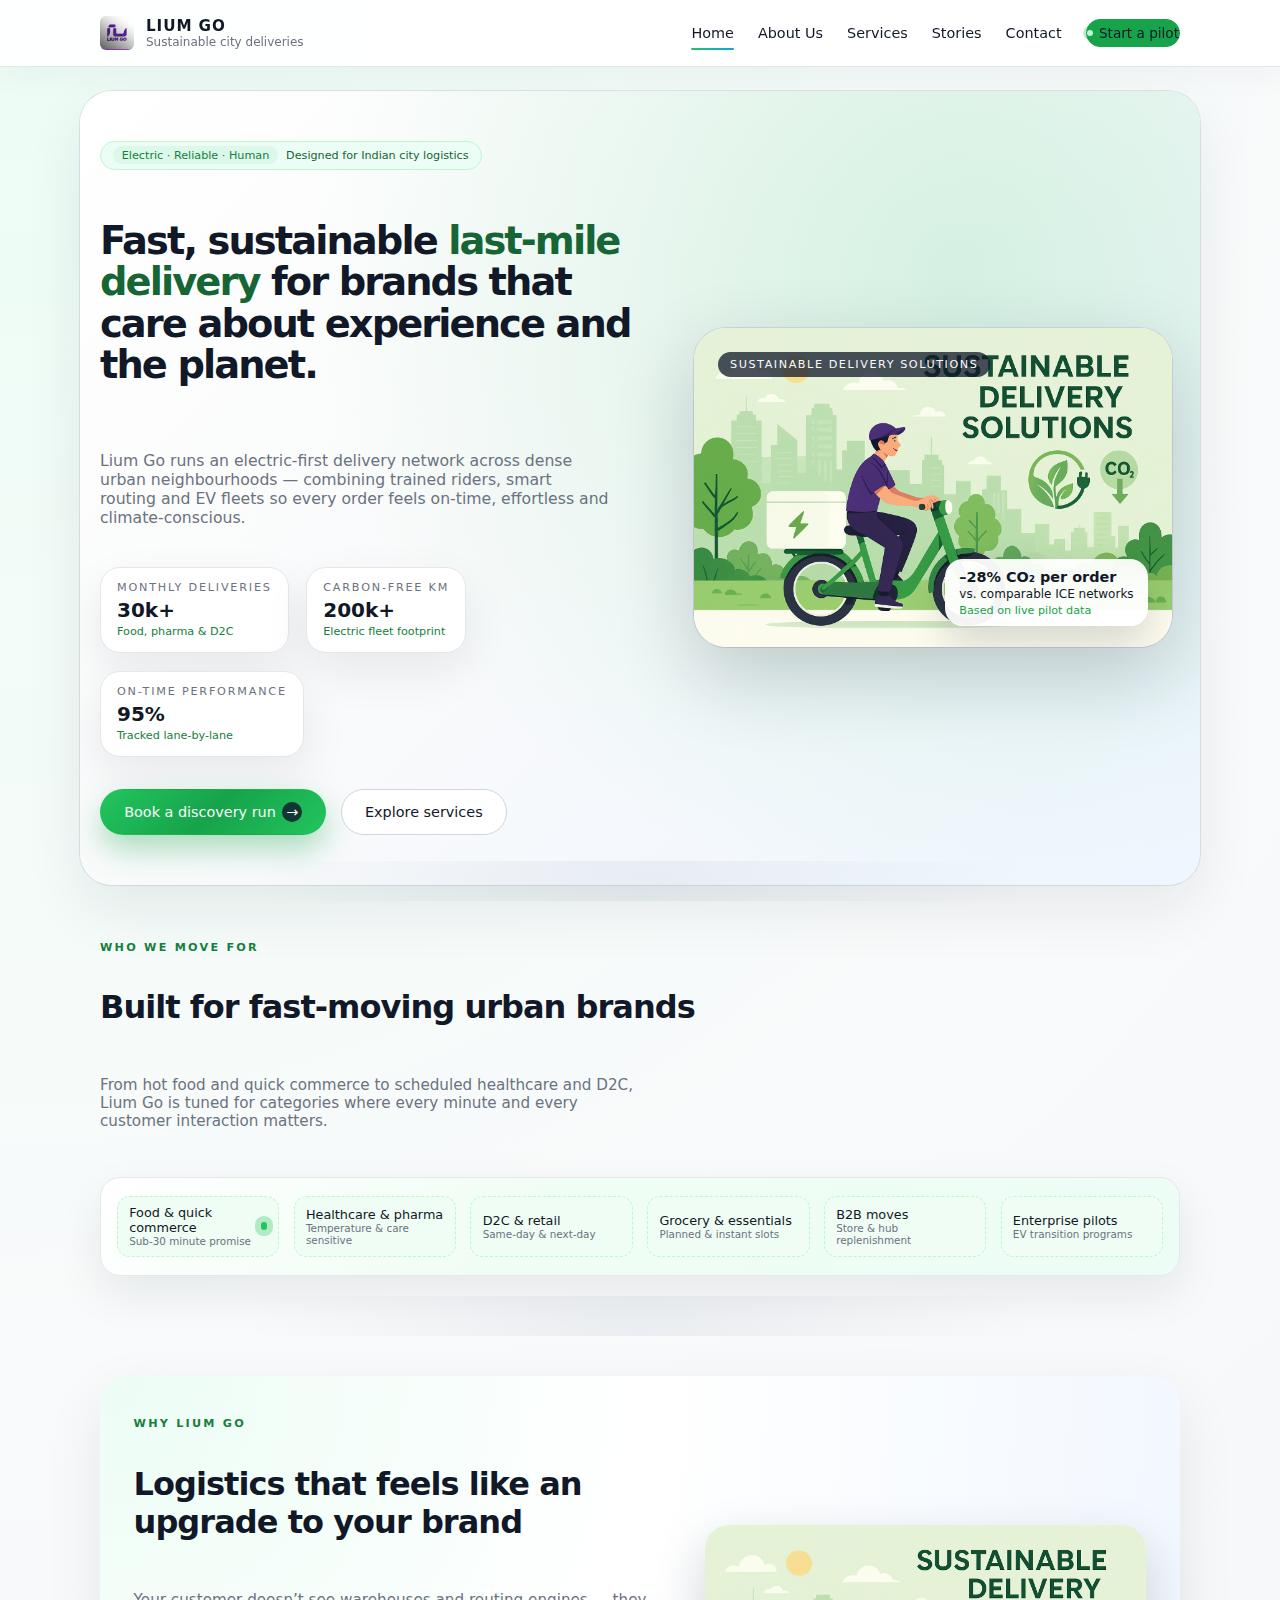
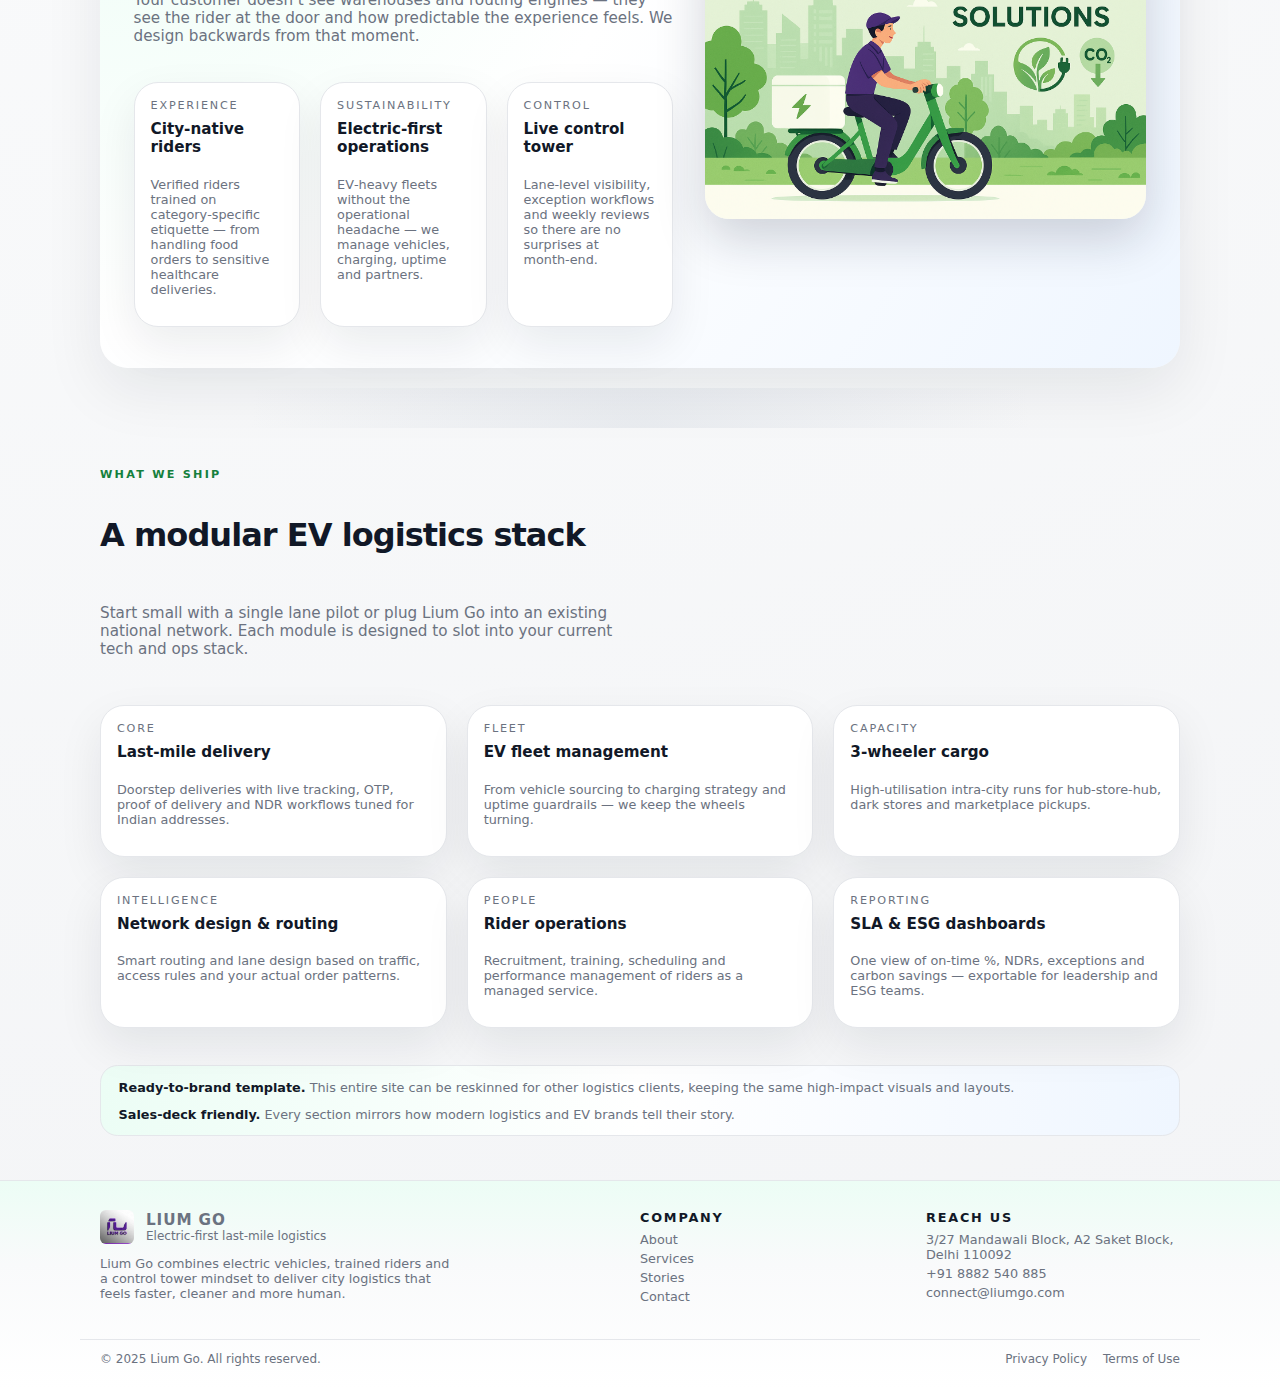
<file: index.html>
<!DOCTYPE html>
<html lang="en">
<head>
  <meta charset="UTF-8" />
  <meta name="viewport" content="width=device-width, initial-scale=1.0" />
  <title>Liumgo · Electric-first city logistics</title>
  <meta name="description" content="Liumgo delivers fast, sustainable last-mile logistics using an electric vehicle network designed for dense Indian cities." />
  <link rel="stylesheet" href="liumgo-style.css" />
</head>
<body>
  <div class="page-shell">
    <header class="nav">
      <div class="nav-inner">
        <a href="index.html" class="brand">
          <img src="logo-liumgo.png" class="brand-logo" alt="Liumgo logo" />
          <div>
            <div class="brand-text-title">LIUM GO</div>
            <div class="brand-text-sub">Sustainable city deliveries</div>
          </div>
        </a>
        <nav class="nav-links">
          <a href="index.html" class="is-active">Home</a>
          <a href="about.html">About Us</a>
          <a href="services.html">Services</a>
          <a href="blog.html">Stories</a>
          <a href="contact.html">Contact</a>
          <a href="contact.html" class="nav-cta">
            <span class="dot"></span>
            <span>Start a pilot</span>
          </a>
        </nav>
      </div>
    </header>
    <main class="main">
      <section class="section hero section hero-visual-layout">
        <div class="hero-left">
          <div class="badge">
            <span class="badge-pill">Electric · Reliable · Human</span>
            <span>Designed for Indian city logistics</span>
          </div>
          <h1 class="hero-title">
            Fast, sustainable <span class="highlight">last‑mile delivery</span>
            for brands that care about experience and the planet.
          </h1>
          <p class="hero-body">
            Lium Go runs an electric-first delivery network across dense urban neighbourhoods —
            combining trained riders, smart routing and EV fleets so every order feels on-time,
            effortless and climate-conscious.
          </p>
          <div class="hero-metrics">
            <div class="metric">
              <div class="metric-label">Monthly deliveries</div>
              <div class="metric-value">30k+</div>
              <div class="metric-chip">Food, pharma &amp; D2C</div>
            </div>
            <div class="metric">
              <div class="metric-label">Carbon-free km</div>
              <div class="metric-value">200k+</div>
              <div class="metric-chip">Electric fleet footprint</div>
            </div>
            <div class="metric">
              <div class="metric-label">On-time performance</div>
              <div class="metric-value">95%</div>
              <div class="metric-chip">Tracked lane-by-lane</div>
            </div>
          </div>
          <div class="hero-ctas">
            <a href="contact.html" class="btn btn-primary">
              Book a discovery run
              <span class="btn-icon">→</span>
            </a>
            <a href="services.html" class="btn btn-ghost">
              Explore services
            </a>
          </div>
        </div>
        <div class="hero-visual-figure">
          <div class="hero-visual-figure-inner">
            <img src="hero-sustainable-ev.png" alt="Illustration of sustainable electric delivery in a modern green city" />
            <div class="hero-visual-tag">Sustainable delivery solutions</div>
            <div class="hero-visual-badge">
              <strong>–28% CO₂ per order</strong>
              <span>vs. comparable ICE networks</span>
              <span style="font-size:0.7rem;color:#16a34a;">Based on live pilot data</span>
            </div>
          </div>
        </div>
      </section>

      <section class="section partner-band section-wave-top">
        <div class="section-header">
          <div class="kicker">Who we move for</div>
          <h2 class="section-title">Built for fast‑moving urban brands</h2>
          <p class="section-subtitle">
            From hot food and quick commerce to scheduled healthcare and D2C, Lium Go is tuned for categories where
            every minute and every customer interaction matters.
          </p>
        </div>
        <div class="partner-card">
          <div class="partner-grid">
            <div class="partner-pill">
              <div>
                <div class="partner-name">Food &amp; quick commerce</div>
                <div class="partner-tag">Sub‑30 minute promise</div>
              </div>
              <span class="pulse-dot"></span>
            </div>
            <div class="partner-pill">
              <div>
                <div class="partner-name">Healthcare &amp; pharma</div>
                <div class="partner-tag">Temperature &amp; care sensitive</div>
              </div>
            </div>
            <div class="partner-pill">
              <div>
                <div class="partner-name">D2C &amp; retail</div>
                <div class="partner-tag">Same‑day &amp; next‑day</div>
              </div>
            </div>
            <div class="partner-pill">
              <div>
                <div class="partner-name">Grocery &amp; essentials</div>
                <div class="partner-tag">Planned &amp; instant slots</div>
              </div>
            </div>
            <div class="partner-pill">
              <div>
                <div class="partner-name">B2B moves</div>
                <div class="partner-tag">Store &amp; hub replenishment</div>
              </div>
            </div>
            <div class="partner-pill">
              <div>
                <div class="partner-name">Enterprise pilots</div>
                <div class="partner-tag">EV transition programs</div>
              </div>
            </div>
          </div>
        </div>
      </section>

      <section class="section section-wave-top">
        <div class="band-with-image">
          <div>
            <div class="section-header" style="margin-bottom:1.4rem">
              <div class="kicker">Why Lium Go</div>
              <h2 class="section-title">Logistics that feels like an upgrade to your brand</h2>
              <p class="section-subtitle">
                Your customer doesn’t see warehouses and routing engines — they see the rider at the door and how
                predictable the experience feels. We design backwards from that moment.
              </p>
            </div>
            <div class="service-grid">
              <div class="service-card">
                <div class="service-tag">Experience</div>
                <div class="service-title">City‑native riders</div>
                <p class="service-body">
                  Verified riders trained on category‑specific etiquette — from handling food orders to sensitive healthcare deliveries.
                </p>
              </div>
              <div class="service-card">
                <div class="service-tag">Sustainability</div>
                <div class="service-title">Electric‑first operations</div>
                <p class="service-body">
                  EV‑heavy fleets without the operational headache — we manage vehicles, charging, uptime and partners.
                </p>
              </div>
              <div class="service-card">
                <div class="service-tag">Control</div>
                <div class="service-title">Live control tower</div>
                <p class="service-body">
                  Lane‑level visibility, exception workflows and weekly reviews so there are no surprises at month‑end.
                </p>
              </div>
            </div>
          </div>
          <figure>
            <img src="hero-sustainable-ev.png" alt="Clean illustration of electric delivery riders in a green city" />
          </figure>
        </div>
      </section>

      <section class="section section-wave-top">
        <div class="section-header">
          <div class="kicker">What we ship</div>
          <h2 class="section-title">A modular EV logistics stack</h2>
          <p class="section-subtitle">
            Start small with a single lane pilot or plug Lium Go into an existing national network. Each module is designed
            to slot into your current tech and ops stack.
          </p>
        </div>
        <div class="service-grid">
          <div class="service-card">
            <div class="service-tag">Core</div>
            <div class="service-title">Last‑mile delivery</div>
            <p class="service-body">
              Doorstep deliveries with live tracking, OTP, proof of delivery and NDR workflows tuned for Indian addresses.
            </p>
          </div>
          <div class="service-card">
            <div class="service-tag">Fleet</div>
            <div class="service-title">EV fleet management</div>
            <p class="service-body">
              From vehicle sourcing to charging strategy and uptime guardrails — we keep the wheels turning.
            </p>
          </div>
          <div class="service-card">
            <div class="service-tag">Capacity</div>
            <div class="service-title">3‑wheeler cargo</div>
            <p class="service-body">
              High‑utilisation intra‑city runs for hub‑store‑hub, dark stores and marketplace pickups.
            </p>
          </div>
          <div class="service-card">
            <div class="service-tag">Intelligence</div>
            <div class="service-title">Network design &amp; routing</div>
            <p class="service-body">
              Smart routing and lane design based on traffic, access rules and your actual order patterns.
            </p>
          </div>
          <div class="service-card">
            <div class="service-tag">People</div>
            <div class="service-title">Rider operations</div>
            <p class="service-body">
              Recruitment, training, scheduling and performance management of riders as a managed service.
            </p>
          </div>
          <div class="service-card">
            <div class="service-tag">Reporting</div>
            <div class="service-title">SLA &amp; ESG dashboards</div>
            <p class="service-body">
              One view of on‑time %, NDRs, exceptions and carbon savings — exportable for leadership and ESG teams.
            </p>
          </div>
        </div>
        <div class="stats-strip" style="margin-top:2.3rem">
          <div class="stats-strip-item">
            <strong>Ready‑to‑brand template.</strong> This entire site can be reskinned for other logistics clients,
            keeping the same high‑impact visuals and layouts.
          </div>
          <div class="stats-strip-item">
            <strong>Sales‑deck friendly.</strong> Every section mirrors how modern logistics and EV brands tell their story.
          </div>
        </div>
      </section>
    </main>
    <footer class="footer">
      <div class="footer-inner">
        <div class="footer-logo-text">
          <div class="brand">
            <img src="logo-liumgo.png" class="brand-logo" alt="Liumgo logo" />
            <div>
              <div class="brand-text-title">LIUM GO</div>
              <div class="brand-text-sub">Electric‑first last‑mile logistics</div>
            </div>
          </div>
          <p style="margin-top:0.75rem">
            Lium Go combines electric vehicles, trained riders and a control tower mindset to deliver city logistics
            that feels faster, cleaner and more human.
          </p>
        </div>
        <div class="footer-columns">
          <h4>Company</h4>
          <ul>
            <li><a href="about.html">About</a></li>
            <li><a href="services.html">Services</a></li>
            <li><a href="blog.html">Stories</a></li>
            <li><a href="contact.html">Contact</a></li>
          </ul>
        </div>
        <div class="footer-columns">
          <h4>Reach us</h4>
          <ul>
            <li>3/27 Mandawali Block, A2 Saket Block, Delhi 110092</li>
            <li>+91 8882 540 885</li>
            <li><a href="mailto:connect@liumgo.com">connect@liumgo.com</a></li>
          </ul>
        </div>
      </div>
      <div class="footer-bottom">
        <div>© 2025 Lium Go. All rights reserved.</div>
        <div class="footer-bottom-links">
          <a href="#">Privacy Policy</a>
          <a href="#">Terms of Use</a>
        </div>
      </div>
    </footer>
  </div>
</body>
</html>
</file>
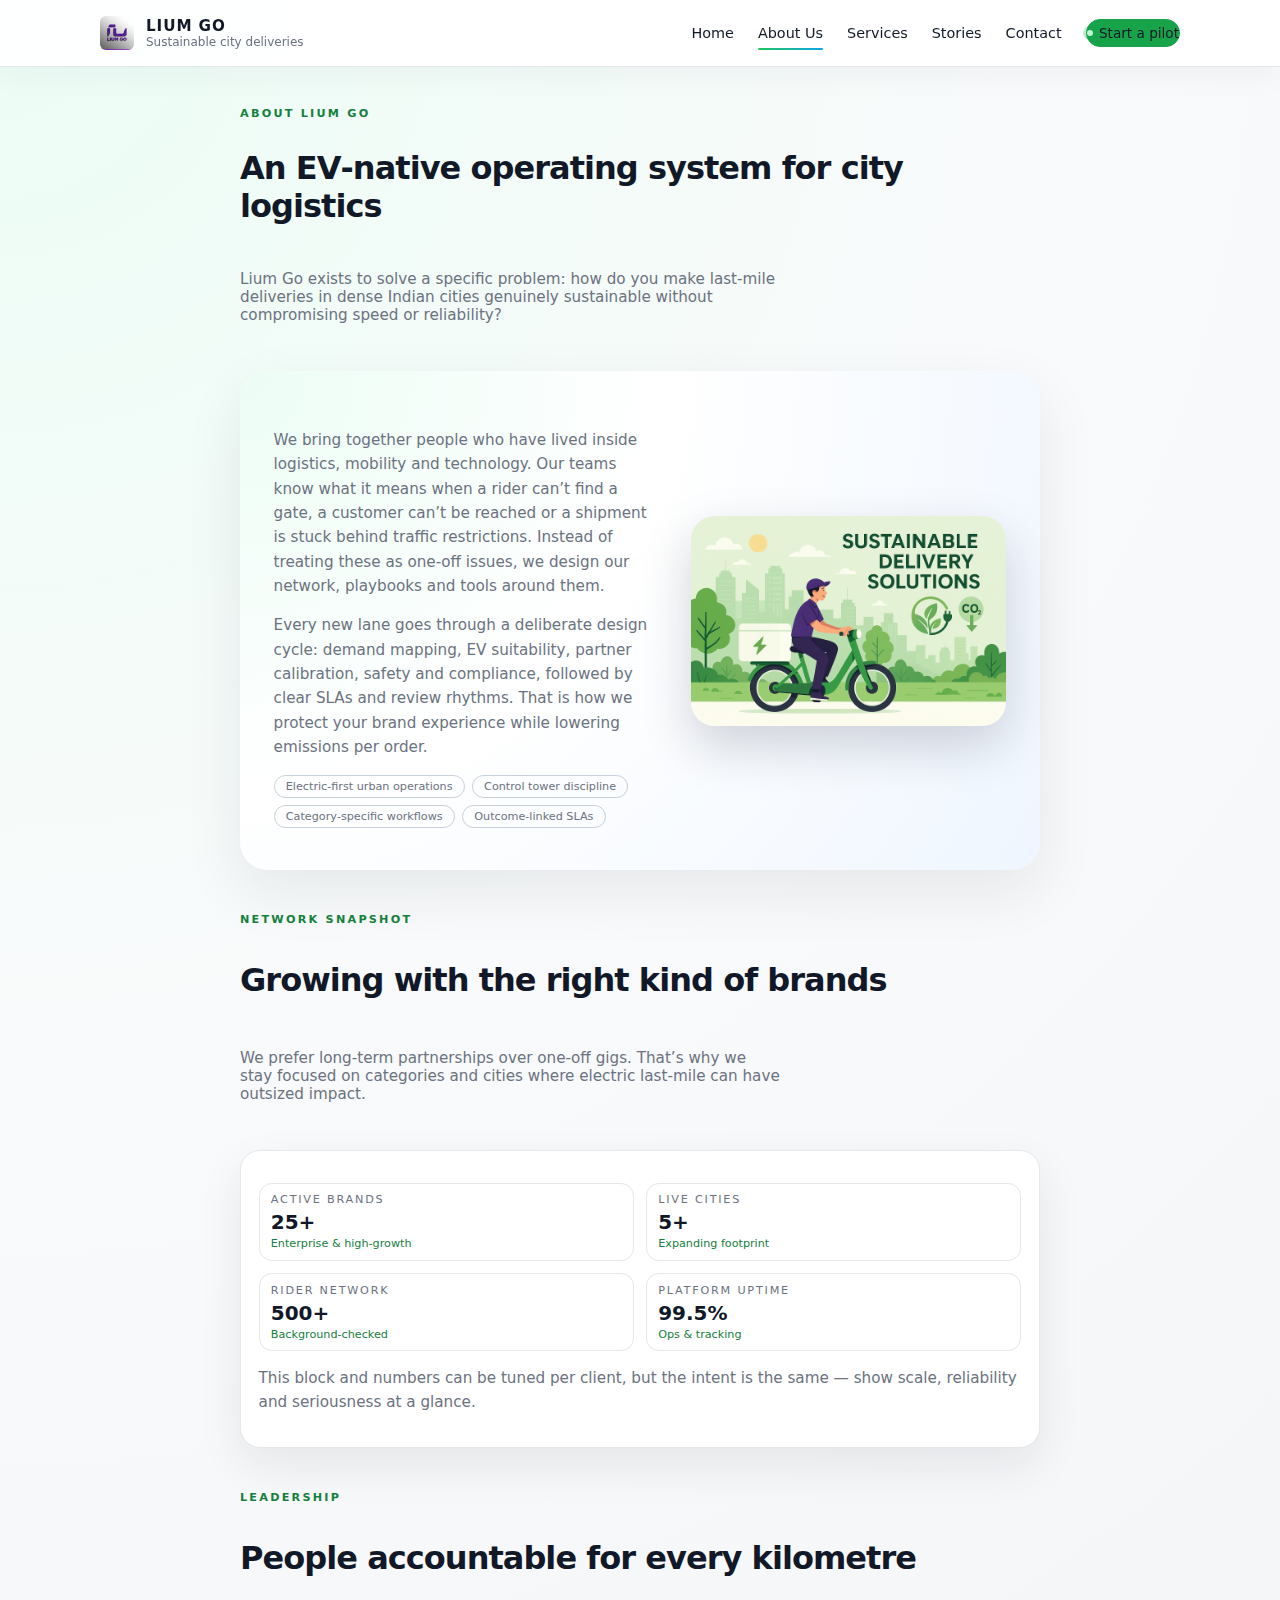
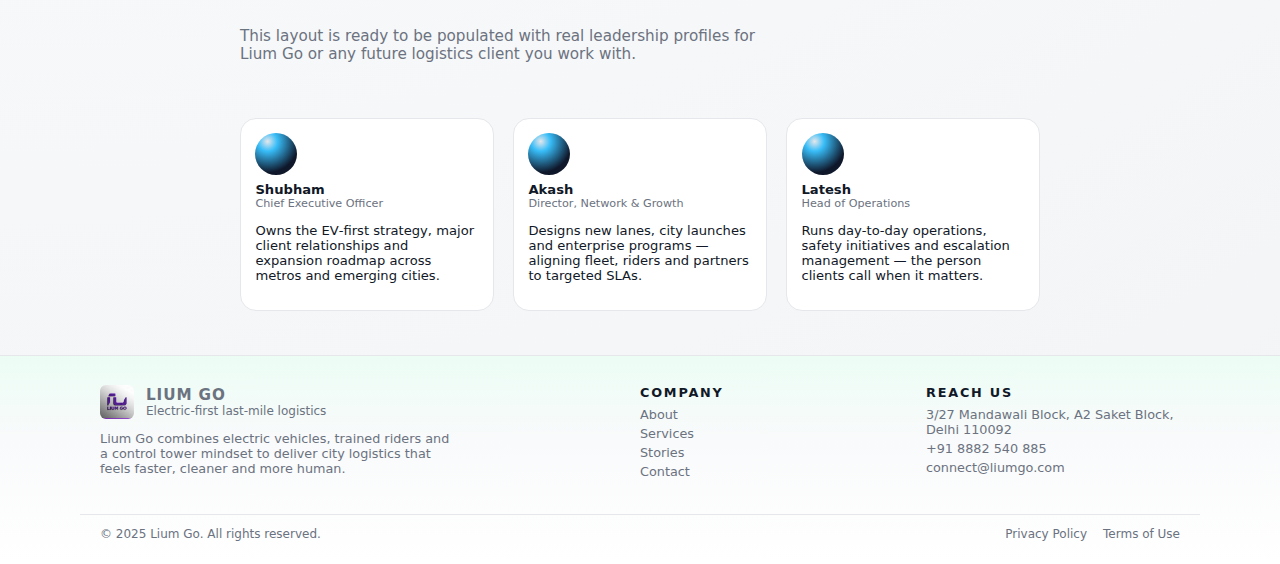
<file: about.html>
<!DOCTYPE html>
<html lang="en">
<head>
  <meta charset="UTF-8" />
  <meta name="viewport" content="width=device-width, initial-scale=1.0" />
  <title>About · Lium Go</title>
  <meta name="description" content="Learn how Lium Go is building an electric-first operating system for city logistics in India." />
  <link rel="stylesheet" href="liumgo-style.css" />
</head>
<body>
  <div class="page-shell">
    <header class="nav">
      <div class="nav-inner">
        <a href="index.html" class="brand">
          <img src="logo-liumgo.png" class="brand-logo" alt="Liumgo logo" />
          <div>
            <div class="brand-text-title">LIUM GO</div>
            <div class="brand-text-sub">Sustainable city deliveries</div>
          </div>
        </a>
        <nav class="nav-links">
          <a href="index.html">Home</a>
          <a href="about.html" class="is-active">About Us</a>
          <a href="services.html">Services</a>
          <a href="blog.html">Stories</a>
          <a href="contact.html">Contact</a>
          <a href="contact.html" class="nav-cta">
            <span class="dot"></span>
            <span>Start a pilot</span>
          </a>
        </nav>
      </div>
    </header>
    <main class="main">
      <section class="section section-narrow">
        <div class="section-header">
          <div class="kicker">About Lium Go</div>
          <h1 class="section-title">An EV‑native operating system for city logistics</h1>
          <p class="section-subtitle">
            Lium Go exists to solve a specific problem: how do you make last‑mile deliveries in dense Indian cities
            genuinely sustainable without compromising speed or reliability?
          </p>
        </div>
        <div class="band-with-image">
          <div>
            <p class="about-body">
              We bring together people who have lived inside logistics, mobility and technology. Our teams know what it
              means when a rider can’t find a gate, a customer can’t be reached or a shipment is stuck behind traffic
              restrictions. Instead of treating these as one‑off issues, we design our network, playbooks and tools
              around them.
            </p>
            <p class="about-body">
              Every new lane goes through a deliberate design cycle: demand mapping, EV suitability, partner calibration,
              safety and compliance, followed by clear SLAs and review rhythms. That is how we protect your brand
              experience while lowering emissions per order.
            </p>
            <div class="tag-grid">
              <span class="tag">Electric‑first urban operations</span>
              <span class="tag">Control tower discipline</span>
              <span class="tag">Category‑specific workflows</span>
              <span class="tag">Outcome‑linked SLAs</span>
            </div>
          </div>
          <figure>
            <img src="hero-sustainable-ev.png" alt="Green city with electric delivery riders" />
          </figure>
        </div>

        <div class="section-header" style="margin-top:2.7rem">
          <div class="kicker">Network snapshot</div>
          <h2 class="section-title">Growing with the right kind of brands</h2>
          <p class="section-subtitle">
            We prefer long‑term partnerships over one‑off gigs. That’s why we stay focused on categories and cities where
            electric last‑mile can have outsized impact.
          </p>
        </div>
        <div class="about-panel">
          <div class="about-metrics">
            <div class="about-metric">
              <div class="metric-label">Active brands</div>
              <div class="metric-value">25+</div>
              <div class="metric-chip">Enterprise &amp; high‑growth</div>
            </div>
            <div class="about-metric">
              <div class="metric-label">Live cities</div>
              <div class="metric-value">5+</div>
              <div class="metric-chip">Expanding footprint</div>
            </div>
            <div class="about-metric">
              <div class="metric-label">Rider network</div>
              <div class="metric-value">500+</div>
              <div class="metric-chip">Background‑checked</div>
            </div>
            <div class="about-metric">
              <div class="metric-label">Platform uptime</div>
              <div class="metric-value">99.5%</div>
              <div class="metric-chip">Ops &amp; tracking</div>
            </div>
          </div>
          <p class="about-body" style="margin-top:0.9rem">
            This block and numbers can be tuned per client, but the intent is the same — show scale, reliability and
            seriousness at a glance.
          </p>
        </div>

        <div class="section-header" style="margin-top:2.7rem">
          <div class="kicker">Leadership</div>
          <h2 class="section-title">People accountable for every kilometre</h2>
          <p class="section-subtitle">
            This layout is ready to be populated with real leadership profiles for Lium Go or any future logistics client
            you work with.
          </p>
        </div>
        <div class="leadership-grid">
          <div class="leader-card">
            <div class="leader-avatar"></div>
            <div class="leader-name">Shubham</div>
            <div class="leader-role">Chief Executive Officer</div>
            <p>
              Owns the EV‑first strategy, major client relationships and expansion roadmap across metros and emerging cities.
            </p>
          </div>
          <div class="leader-card">
            <div class="leader-avatar"></div>
            <div class="leader-name">Akash</div>
            <div class="leader-role">Director, Network &amp; Growth</div>
            <p>
              Designs new lanes, city launches and enterprise programs — aligning fleet, riders and partners to targeted SLAs.
            </p>
          </div>
          <div class="leader-card">
            <div class="leader-avatar"></div>
            <div class="leader-name">Latesh</div>
            <div class="leader-role">Head of Operations</div>
            <p>
              Runs day‑to‑day operations, safety initiatives and escalation management — the person clients call when it matters.
            </p>
          </div>
        </div>
      </section>
    </main>
    <footer class="footer">
      <div class="footer-inner">
        <div class="footer-logo-text">
          <div class="brand">
            <img src="logo-liumgo.png" class="brand-logo" alt="Liumgo logo" />
            <div>
              <div class="brand-text-title">LIUM GO</div>
              <div class="brand-text-sub">Electric‑first last‑mile logistics</div>
            </div>
          </div>
          <p style="margin-top:0.75rem">
            Lium Go combines electric vehicles, trained riders and a control tower mindset to deliver city logistics
            that feels faster, cleaner and more human.
          </p>
        </div>
        <div class="footer-columns">
          <h4>Company</h4>
          <ul>
            <li><a href="about.html">About</a></li>
            <li><a href="services.html">Services</a></li>
            <li><a href="blog.html">Stories</a></li>
            <li><a href="contact.html">Contact</a></li>
          </ul>
        </div>
        <div class="footer-columns">
          <h4>Reach us</h4>
          <ul>
            <li>3/27 Mandawali Block, A2 Saket Block, Delhi 110092</li>
            <li>+91 8882 540 885</li>
            <li><a href="mailto:connect@liumgo.com">connect@liumgo.com</a></li>
          </ul>
        </div>
      </div>
      <div class="footer-bottom">
        <div>© 2025 Lium Go. All rights reserved.</div>
        <div class="footer-bottom-links">
          <a href="#">Privacy Policy</a>
          <a href="#">Terms of Use</a>
        </div>
      </div>
    </footer>
  </div>
</body>
</html>
</file>
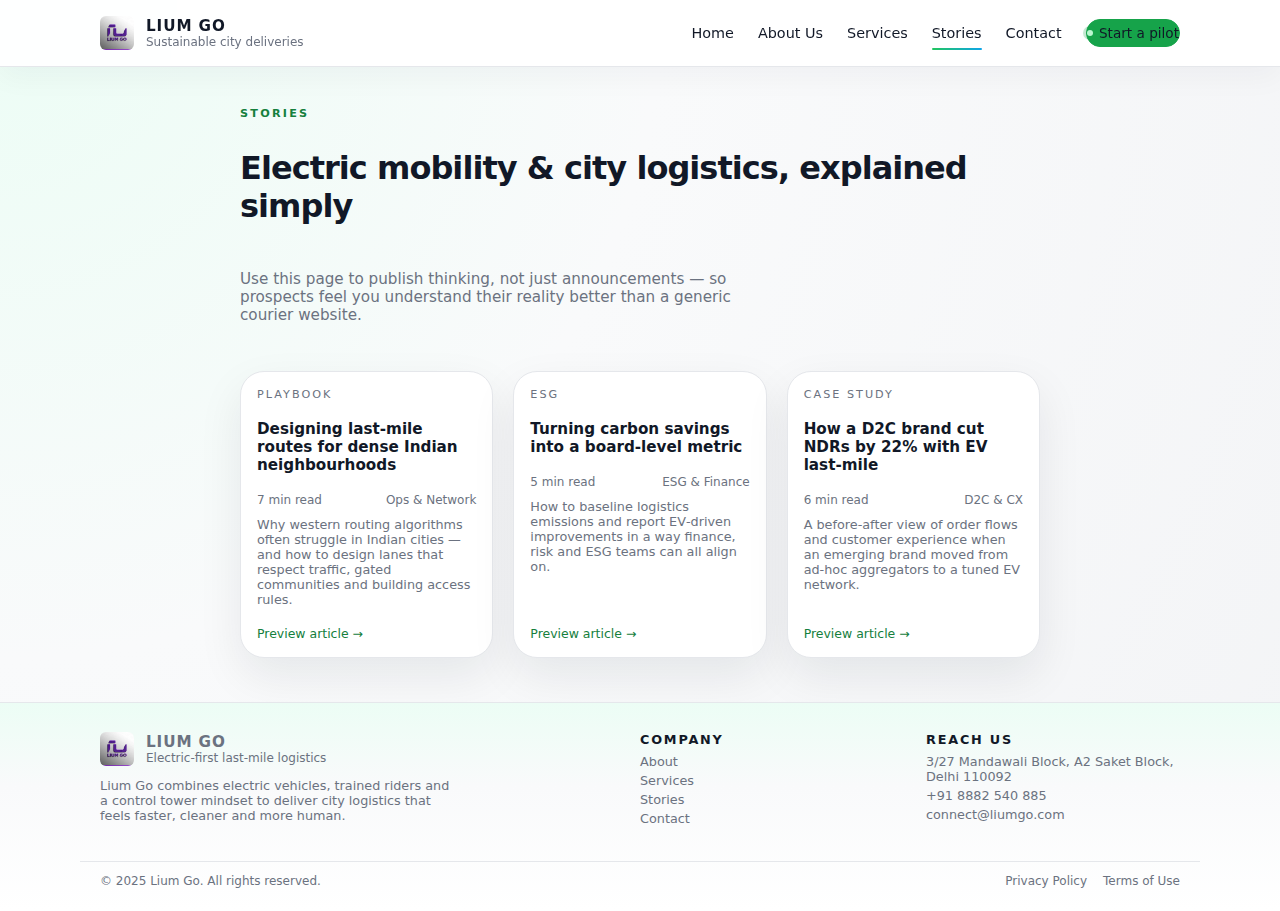
<file: blog.html>
<!DOCTYPE html>
<html lang="en">
<head>
  <meta charset="UTF-8" />
  <meta name="viewport" content="width=device-width, initial-scale=1.0" />
  <title>Stories · Lium Go</title>
  <meta name="description" content="Stories, playbooks and case studies from Lium Go on electric logistics and city delivery." />
  <link rel="stylesheet" href="liumgo-style.css" />
</head>
<body>
  <div class="page-shell">
    <header class="nav">
      <div class="nav-inner">
        <a href="index.html" class="brand">
          <img src="logo-liumgo.png" class="brand-logo" alt="Liumgo logo" />
          <div>
            <div class="brand-text-title">LIUM GO</div>
            <div class="brand-text-sub">Sustainable city deliveries</div>
          </div>
        </a>
        <nav class="nav-links">
          <a href="index.html">Home</a>
          <a href="about.html">About Us</a>
          <a href="services.html">Services</a>
          <a href="blog.html" class="is-active">Stories</a>
          <a href="contact.html">Contact</a>
          <a href="contact.html" class="nav-cta">
            <span class="dot"></span>
            <span>Start a pilot</span>
          </a>
        </nav>
      </div>
    </header>
    <main class="main">
      <section class="section section-narrow">
        <div class="section-header">
          <div class="kicker">Stories</div>
          <h1 class="section-title">Electric mobility &amp; city logistics, explained simply</h1>
          <p class="section-subtitle">
            Use this page to publish thinking, not just announcements — so prospects feel you understand their reality
            better than a generic courier website.
          </p>
        </div>
        <div class="blog-grid">
          <article class="blog-card">
            <div class="blog-tag">Playbook</div>
            <h2 class="blog-title">Designing last‑mile routes for dense Indian neighbourhoods</h2>
            <div class="blog-meta">
              <span>7 min read</span>
              <span>Ops &amp; Network</span>
            </div>
            <p class="blog-snippet">
              Why western routing algorithms often struggle in Indian cities — and how to design lanes that respect
              traffic, gated communities and building access rules.
            </p>
            <a href="#" class="blog-cta">Preview article →</a>
          </article>
          <article class="blog-card">
            <div class="blog-tag">ESG</div>
            <h2 class="blog-title">Turning carbon savings into a board‑level metric</h2>
            <div class="blog-meta">
              <span>5 min read</span>
              <span>ESG &amp; Finance</span>
            </div>
            <p class="blog-snippet">
              How to baseline logistics emissions and report EV‑driven improvements in a way finance, risk and ESG teams
              can all align on.
            </p>
            <a href="#" class="blog-cta">Preview article →</a>
          </article>
          <article class="blog-card">
            <div class="blog-tag">Case study</div>
            <h2 class="blog-title">How a D2C brand cut NDRs by 22% with EV last‑mile</h2>
            <div class="blog-meta">
              <span>6 min read</span>
              <span>D2C &amp; CX</span>
            </div>
            <p class="blog-snippet">
              A before‑after view of order flows and customer experience when an emerging brand moved from ad‑hoc
              aggregators to a tuned EV network.
            </p>
            <a href="#" class="blog-cta">Preview article →</a>
          </article>
        </div>
      </section>
    </main>
    <footer class="footer">
      <div class="footer-inner">
        <div class="footer-logo-text">
          <div class="brand">
            <img src="logo-liumgo.png" class="brand-logo" alt="Liumgo logo" />
            <div>
              <div class="brand-text-title">LIUM GO</div>
              <div class="brand-text-sub">Electric‑first last‑mile logistics</div>
            </div>
          </div>
          <p style="margin-top:0.75rem">
            Lium Go combines electric vehicles, trained riders and a control tower mindset to deliver city logistics
            that feels faster, cleaner and more human.
          </p>
        </div>
        <div class="footer-columns">
          <h4>Company</h4>
          <ul>
            <li><a href="about.html">About</a></li>
            <li><a href="services.html">Services</a></li>
            <li><a href="blog.html">Stories</a></li>
            <li><a href="contact.html">Contact</a></li>
          </ul>
        </div>
        <div class="footer-columns">
          <h4>Reach us</h4>
          <ul>
            <li>3/27 Mandawali Block, A2 Saket Block, Delhi 110092</li>
            <li>+91 8882 540 885</li>
            <li><a href="mailto:connect@liumgo.com">connect@liumgo.com</a></li>
          </ul>
        </div>
      </div>
      <div class="footer-bottom">
        <div>© 2025 Lium Go. All rights reserved.</div>
        <div class="footer-bottom-links">
          <a href="#">Privacy Policy</a>
          <a href="#">Terms of Use</a>
        </div>
      </div>
    </footer>
  </div>
</body>
</html>
</file>
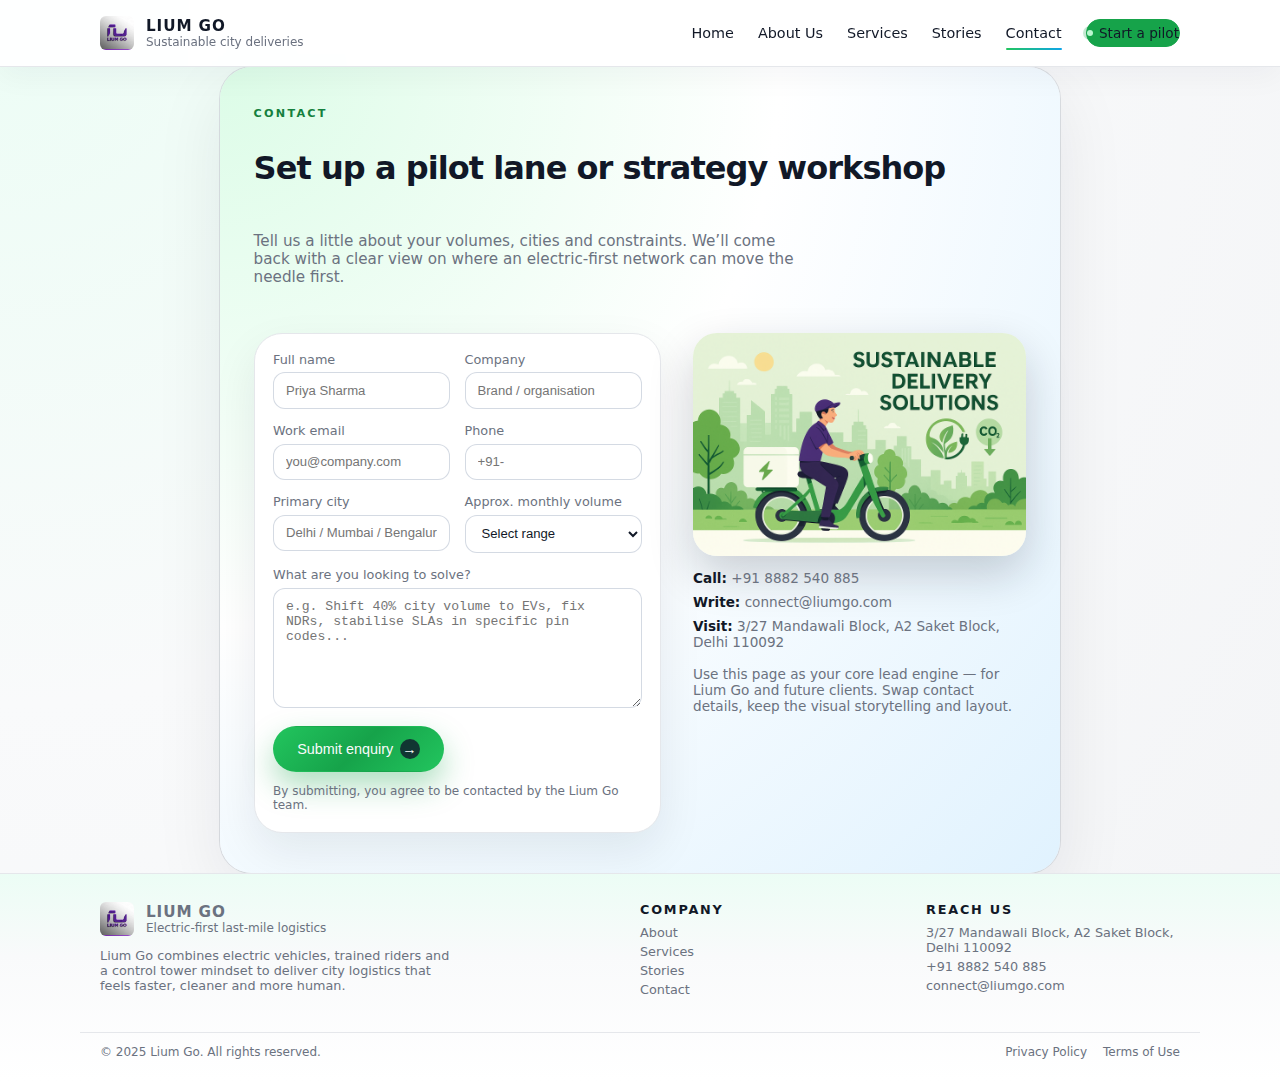
<file: contact.html>
<!DOCTYPE html>
<html lang="en">
<head>
  <meta charset="UTF-8" />
  <meta name="viewport" content="width=device-width, initial-scale=1.0" />
  <title>Contact · Lium Go</title>
  <meta name="description" content="Talk to the Lium Go team to design a pilot or map an EV transition for your city logistics." />
  <link rel="stylesheet" href="liumgo-style.css" />
</head>
<body>
  <div class="page-shell">
    <header class="nav">
      <div class="nav-inner">
        <a href="index.html" class="brand">
          <img src="logo-liumgo.png" class="brand-logo" alt="Liumgo logo" />
          <div>
            <div class="brand-text-title">LIUM GO</div>
            <div class="brand-text-sub">Sustainable city deliveries</div>
          </div>
        </a>
        <nav class="nav-links">
          <a href="index.html">Home</a>
          <a href="about.html">About Us</a>
          <a href="services.html">Services</a>
          <a href="blog.html">Stories</a>
          <a href="contact.html" class="is-active">Contact</a>
          <a href="contact.html" class="nav-cta">
            <span class="dot"></span>
            <span>Start a pilot</span>
          </a>
        </nav>
      </div>
    </header>
    <main class="main">
      <section class="section section-narrow contact-hero">
        <div class="section-header">
          <div class="kicker">Contact</div>
          <h1 class="section-title">Set up a pilot lane or strategy workshop</h1>
          <p class="section-subtitle">
            Tell us a little about your volumes, cities and constraints. We’ll come back with a clear view on where an
            electric‑first network can move the needle first.
          </p>
        </div>
        <div class="contact-layout">
          <div class="contact-card">
            <form>
              <div class="form-grid">
                <div class="form-field">
                  <label for="name">Full name</label>
                  <input type="text" id="name" name="name" placeholder="Priya Sharma" />
                </div>
                <div class="form-field">
                  <label for="company">Company</label>
                  <input type="text" id="company" name="company" placeholder="Brand / organisation" />
                </div>
                <div class="form-field">
                  <label for="email">Work email</label>
                  <input type="email" id="email" name="email" placeholder="you@company.com" />
                </div>
                <div class="form-field">
                  <label for="phone">Phone</label>
                  <input type="tel" id="phone" name="phone" placeholder="+91-" />
                </div>
                <div class="form-field">
                  <label for="city">Primary city</label>
                  <input type="text" id="city" name="city" placeholder="Delhi / Mumbai / Bengaluru..." />
                </div>
                <div class="form-field">
                  <label for="volume">Approx. monthly volume</label>
                  <select id="volume" name="volume">
                    <option value="">Select range</option>
                    <option value="lt-5k">&lt; 5,000 orders</option>
                    <option value="5-20k">5,000 – 20,000 orders</option>
                    <option value="20-50k">20,000 – 50,000 orders</option>
                    <option value="gt-50k">&gt; 50,000 orders</option>
                  </select>
                </div>
              </div>
              <div class="form-field" style="margin-top:0.9rem">
                <label for="message">What are you looking to solve?</label>
                <textarea id="message" name="message" placeholder="e.g. Shift 40% city volume to EVs, fix NDRs, stabilise SLAs in specific pin codes..."></textarea>
              </div>
              <div style="margin-top:1.1rem;display:flex;align-items:center;justify-content:space-between;gap:0.75rem;flex-wrap:wrap;">
                <button type="submit" class="btn btn-primary">
                  Submit enquiry
                  <span class="btn-icon">→</span>
                </button>
                <span style="font-size:0.75rem;color:var(--text-muted);">
                  By submitting, you agree to be contacted by the Lium Go team.
                </span>
              </div>
            </form>
          </div>
          <aside class="contact-meta">
            <div class="contact-visual">
              <img src="hero-sustainable-ev.png" alt="City skyline with electric delivery illustration" />
            </div>
            <div class="contact-meta-item" style="margin-top:0.9rem;">
              <strong>Call:</strong> +91 8882 540 885
            </div>
            <div class="contact-meta-item">
              <strong>Write:</strong> <a href="mailto:connect@liumgo.com">connect@liumgo.com</a>
            </div>
            <div class="contact-meta-item">
              <strong>Visit:</strong> 3/27 Mandawali Block, A2 Saket Block, Delhi 110092
            </div>
            <p style="margin-top:1rem;">
              Use this page as your core lead engine — for Lium Go and future clients. Swap contact details, keep
              the visual storytelling and layout.
            </p>
          </aside>
        </div>
      </section>
    </main>
    <footer class="footer">
      <div class="footer-inner">
        <div class="footer-logo-text">
          <div class="brand">
            <img src="logo-liumgo.png" class="brand-logo" alt="Liumgo logo" />
            <div>
              <div class="brand-text-title">LIUM GO</div>
              <div class="brand-text-sub">Electric‑first last‑mile logistics</div>
            </div>
          </div>
          <p style="margin-top:0.75rem">
            Lium Go combines electric vehicles, trained riders and a control tower mindset to deliver city logistics
            that feels faster, cleaner and more human.
          </p>
        </div>
        <div class="footer-columns">
          <h4>Company</h4>
          <ul>
            <li><a href="about.html">About</a></li>
            <li><a href="services.html">Services</a></li>
            <li><a href="blog.html">Stories</a></li>
            <li><a href="contact.html">Contact</a></li>
          </ul>
        </div>
        <div class="footer-columns">
          <h4>Reach us</h4>
          <ul>
            <li>3/27 Mandawali Block, A2 Saket Block, Delhi 110092</li>
            <li>+91 8882 540 885</li>
            <li><a href="mailto:connect@liumgo.com">connect@liumgo.com</a></li>
          </ul>
        </div>
      </div>
      <div class="footer-bottom">
        <div>© 2025 Lium Go. All rights reserved.</div>
        <div class="footer-bottom-links">
          <a href="#">Privacy Policy</a>
          <a href="#">Terms of Use</a>
        </div>
      </div>
    </footer>
  </div>
</body>
</html>
</file>
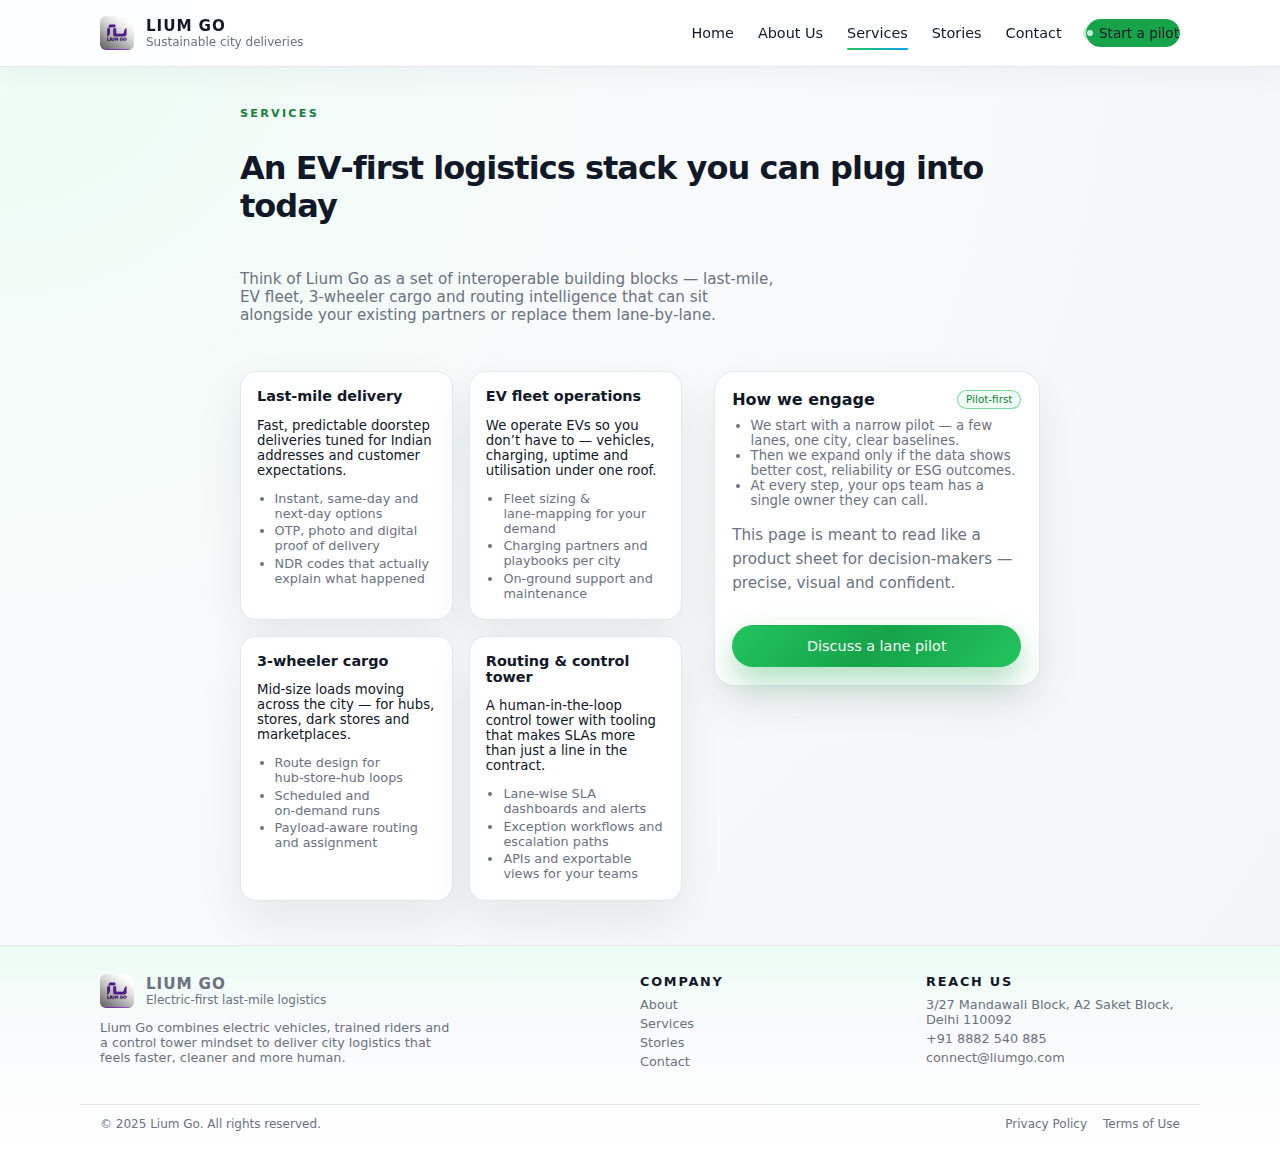
<file: services.html>
<!DOCTYPE html>
<html lang="en">
<head>
  <meta charset="UTF-8" />
  <meta name="viewport" content="width=device-width, initial-scale=1.0" />
  <title>Services · Lium Go</title>
  <meta name="description" content="Discover Lium Go's last-mile, EV fleet, cargo and routing services built for Indian cities." />
  <link rel="stylesheet" href="liumgo-style.css" />
</head>
<body>
  <div class="page-shell">
    <header class="nav">
      <div class="nav-inner">
        <a href="index.html" class="brand">
          <img src="logo-liumgo.png" class="brand-logo" alt="Liumgo logo" />
          <div>
            <div class="brand-text-title">LIUM GO</div>
            <div class="brand-text-sub">Sustainable city deliveries</div>
          </div>
        </a>
        <nav class="nav-links">
          <a href="index.html">Home</a>
          <a href="about.html">About Us</a>
          <a href="services.html" class="is-active">Services</a>
          <a href="blog.html">Stories</a>
          <a href="contact.html">Contact</a>
          <a href="contact.html" class="nav-cta">
            <span class="dot"></span>
            <span>Start a pilot</span>
          </a>
        </nav>
      </div>
    </header>
    <main class="main">
      <section class="section section-narrow">
        <div class="section-header">
          <div class="kicker">Services</div>
          <h1 class="section-title">An EV‑first logistics stack you can plug into today</h1>
          <p class="section-subtitle">
            Think of Lium Go as a set of interoperable building blocks — last‑mile, EV fleet, 3‑wheeler cargo and routing intelligence
            that can sit alongside your existing partners or replace them lane‑by‑lane.
          </p>
        </div>
        <div class="service-layout">
          <div class="service-stack">
            <div class="service-stack-card">
              <h3>Last‑mile delivery</h3>
              <p>
                Fast, predictable doorstep deliveries tuned for Indian addresses and customer expectations.
              </p>
              <ul class="service-stack-list">
                <li>Instant, same‑day and next‑day options</li>
                <li>OTP, photo and digital proof of delivery</li>
                <li>NDR codes that actually explain what happened</li>
              </ul>
            </div>
            <div class="service-stack-card">
              <h3>EV fleet operations</h3>
              <p>
                We operate EVs so you don’t have to — vehicles, charging, uptime and utilisation under one roof.
              </p>
              <ul class="service-stack-list">
                <li>Fleet sizing &amp; lane‑mapping for your demand</li>
                <li>Charging partners and playbooks per city</li>
                <li>On‑ground support and maintenance</li>
              </ul>
            </div>
            <div class="service-stack-card">
              <h3>3‑wheeler cargo</h3>
              <p>
                Mid‑size loads moving across the city — for hubs, stores, dark stores and marketplaces.
              </p>
              <ul class="service-stack-list">
                <li>Route design for hub‑store‑hub loops</li>
                <li>Scheduled and on‑demand runs</li>
                <li>Payload‑aware routing and assignment</li>
              </ul>
            </div>
            <div class="service-stack-card">
              <h3>Routing &amp; control tower</h3>
              <p>
                A human‑in‑the‑loop control tower with tooling that makes SLAs more than just a line in the contract.
              </p>
              <ul class="service-stack-list">
                <li>Lane‑wise SLA dashboards and alerts</li>
                <li>Exception workflows and escalation paths</li>
                <li>APIs and exportable views for your teams</li>
              </ul>
            </div>
          </div>
          <aside class="service-sidebar">
            <div class="side-row">
              <strong>How we engage</strong>
              <span class="pill pill-success">Pilot‑first</span>
            </div>
            <ul class="sla-list">
              <li>We start with a narrow pilot — a few lanes, one city, clear baselines.</li>
              <li>Then we expand only if the data shows better cost, reliability or ESG outcomes.</li>
              <li>At every step, your ops team has a single owner they can call.</li>
            </ul>
            <p class="about-body" style="margin-top:0.9rem">
              This page is meant to read like a product sheet for decision‑makers — precise, visual and confident.
            </p>
            <a href="contact.html" class="btn btn-primary" style="margin-top:0.9rem;width:100%;justify-content:center;">
              Discuss a lane pilot
            </a>
          </aside>
        </div>
      </section>
    </main>
    <footer class="footer">
      <div class="footer-inner">
        <div class="footer-logo-text">
          <div class="brand">
            <img src="logo-liumgo.png" class="brand-logo" alt="Liumgo logo" />
            <div>
              <div class="brand-text-title">LIUM GO</div>
              <div class="brand-text-sub">Electric‑first last‑mile logistics</div>
            </div>
          </div>
          <p style="margin-top:0.75rem">
            Lium Go combines electric vehicles, trained riders and a control tower mindset to deliver city logistics
            that feels faster, cleaner and more human.
          </p>
        </div>
        <div class="footer-columns">
          <h4>Company</h4>
          <ul>
            <li><a href="about.html">About</a></li>
            <li><a href="services.html">Services</a></li>
            <li><a href="blog.html">Stories</a></li>
            <li><a href="contact.html">Contact</a></li>
          </ul>
        </div>
        <div class="footer-columns">
          <h4>Reach us</h4>
          <ul>
            <li>3/27 Mandawali Block, A2 Saket Block, Delhi 110092</li>
            <li>+91 8882 540 885</li>
            <li><a href="mailto:connect@liumgo.com">connect@liumgo.com</a></li>
          </ul>
        </div>
      </div>
      <div class="footer-bottom">
        <div>© 2025 Lium Go. All rights reserved.</div>
        <div class="footer-bottom-links">
          <a href="#">Privacy Policy</a>
          <a href="#">Terms of Use</a>
        </div>
      </div>
    </footer>
  </div>
</body>
</html>
</file>
<file: liumgo-style.css>
/* Liumgo logo image */
.brand-logo {
  height: 34px;
  width: auto;
  display: block;
  border-radius: 6px;
}

/* Liumgo Static Site Styles */
:root {
  --bg-dark: #050816;
  --bg-card: #ffffff;
  --accent: #22c55e;
  --accent-soft: rgba(34,197,94,0.08);
  --accent-strong: #15803d;
  --text-main: #111827;
  --text-muted: #6b7280;
  --border-subtle: #e5e7eb;
  --danger: #b91c1c;
  --warning: #eab308;
  --info: #0ea5e9;
  --radius-lg: 1.25rem;
  --radius-pill: 999px;
  --shadow-soft: 0 18px 45px rgba(15,23,42,0.08);
  --shadow-soft-up: 0 -12px 35px rgba(15,23,42,0.04);
  --transition-fast: 180ms ease-out;
  --transition-med: 240ms ease-out;
}

*,
*::before,
*::after {
  box-sizing: border-box;
}

html,
body {
  margin: 0;
  padding: 0;
  font-family: system-ui, -apple-system, BlinkMacSystemFont, "SF Pro Text",
    "Segoe UI", sans-serif;
  -webkit-font-smoothing: antialiased;
}

body {
  min-height: 100vh;
}

a {
  color: inherit;
  text-decoration: none;
}

img {
  max-width: 100%;
  display: block;
}

.page-shell {
  min-height: 100vh;
  display: flex;
  flex-direction: column;
}

/* Nav */
.nav {
  position: sticky;
  top: 0;
  z-index: 40;
  backdrop-filter: blur(24px);
  background: rgba(255, 255, 255, 0.94);
  border-bottom: 1px solid #e5e7eb;
  box-shadow: 0 10px 30px rgba(15, 23, 42, 0.04);
}

.nav-inner {
  max-width: 1120px;
  margin: 0 auto;
  padding: 1rem 1.25rem;
  display: flex;
  align-items: center;
  justify-content: space-between;
  gap: 1.5rem;
}

.brand {
  display: flex;
  align-items: center;
  gap: 0.75rem;
}

.brand-mark {
  width: 36px;
  height: 36px;
  border-radius: 40%;
  background: radial-gradient(
    circle at 30% 20%,
    #e5f9ff 0,
    #38bdf8 18%,
    #020617 70%
  );
  box-shadow: 0 0 0 1px rgba(148, 163, 184, 0.25),
    0 16px 35px rgba(15, 118, 110, 0.75);
  position: relative;
  overflow: hidden;
}

.brand-mark::before {
  content: "";
  position: absolute;
  inset: 40% 18% 12% 18%;
  border-radius: 50%;
  border: 2px solid rgba(226, 232, 240, 0.8);
  border-top-color: transparent;
  border-left-color: transparent;
  transform: rotate(-12deg);
  opacity: 0.9;
}

.brand-text-title {
  font-weight: 650;
  letter-spacing: 0.06em;
  font-size: 0.95rem;
  text-transform: uppercase;
}

.brand-text-sub {
  font-size: 0.75rem;
  color: var(--text-muted);
}

.nav-links {
  display: flex;
  align-items: center;
  gap: 1.5rem;
  font-size: 0.9rem;
}

.nav-links a {
  padding: 0.3rem 0;
  position: relative;
  color: #111827;
}

.nav-links a::after {
  content: "";
  position: absolute;
  left: 0;
  right: 0;
  bottom: -4px;
  height: 2px;
  border-radius: 999px;
  transform-origin: center;
  transform: scaleX(0);
  transition: transform var(--transition-fast);
  background: linear-gradient(90deg, var(--accent), var(--info));
}

.nav-links a:hover::after,
.nav-links a.is-active::after {
  transform: scaleX(1);
}

.nav-cta {
  padding: 0.55rem 1.2rem;
  border-radius: var(--radius-pill);
  border: 1px solid #16a34a;
  background: #16a34a;
  color: #f9fafb;
  font-size: 0.85rem;
  display: inline-flex;
  align-items: center;
  gap: 0.4rem;
  cursor: pointer;
  transition: background var(--transition-fast), transform var(--transition-fast),
    box-shadow var(--transition-fast);
}

.nav-cta span.dot {
  width: 6px;
  height: 6px;
  border-radius: 999px;
  background: #bbf7d0;
  box-shadow: 0 0 0 4px rgba(22, 163, 74, 0.25);
}

.nav-cta:hover {
  transform: translateY(-1px);
  background: #15803d;
  box-shadow: 0 18px 40px rgba(22, 163, 74, 0.35);
}

/* Layout */
.main {
  flex: 1;
}

.section {
  max-width: 1120px;
  margin: 0 auto;
  padding: 2.5rem 1.25rem 2.75rem;
}

.section-narrow {
  max-width: 840px;
}

.section-header {
  display: flex;
  flex-direction: column;
  gap: 0.5rem;
  margin-bottom: 2rem;
}

.kicker {
  text-transform: uppercase;
  letter-spacing: 0.2em;
  font-size: 0.7rem;
  color: var(--accent-strong);
  font-weight: 600;
}

.section-title {
  font-size: 2rem;
  letter-spacing: -0.03em;
}

.section-subtitle {
  font-size: 0.95rem;
  color: var(--text-muted);
  max-width: 540px;
}

/* Hero base layout */
.hero {
  display: grid;
  grid-template-columns: minmax(0, 1.05fr) minmax(0, 0.95fr);
  gap: 2.75rem;
  align-items: center;
  padding-top: 2.5rem;
  padding-bottom: 3rem;
}

.hero-left {
  display: flex;
  flex-direction: column;
  gap: 1.5rem;
}

.badge {
  align-self: flex-start;
  display: inline-flex;
  align-items: center;
  gap: 0.5rem;
  padding: 0.3rem 0.75rem;
  border-radius: var(--radius-pill);
  border: 1px solid #bbf7d0;
  background: #ecfdf5;
  box-shadow: none;
  font-size: 0.7rem;
  color: #166534;
}

.badge-pill {
  padding: 0.15rem 0.55rem;
  border-radius: 999px;
  background: rgba(34, 197, 118, 0.08);
  color: var(--accent-strong);
  font-weight: 500;
}

.hero-title {
  font-size: clamp(2.4rem, 3vw, 3rem);
  line-height: 1.08;
  letter-spacing: -0.05em;
}

/* Clean highlight: no band, just deep green text */
.hero-title span.highlight {
  background: none;
  -webkit-background-clip: initial;
  background-clip: initial;
  color: #166534;
  font-weight: 700;
}

.hero-body {
  font-size: 0.98rem;
  color: var(--text-muted);
  max-width: 32rem;
}

.hero-metrics {
  display: flex;
  flex-wrap: wrap;
  gap: 1.1rem;
}

.metric {
  flex: 0 0 auto;
  padding: 0.85rem 1rem;
  border-radius: var(--radius-lg);
  border: 1px solid #e5e7eb;
  background: #ffffff;
  box-shadow: var(--shadow-soft);
  min-width: 8.5rem;
}

.metric-label {
  font-size: 0.7rem;
  text-transform: uppercase;
  letter-spacing: 0.16em;
  color: var(--text-muted);
}

.metric-value {
  font-size: 1.25rem;
  font-weight: 600;
  margin-top: 0.25rem;
}

.metric-chip {
  margin-top: 0.2rem;
  font-size: 0.7rem;
  color: var(--accent-strong);
}

.hero-ctas {
  display: flex;
  flex-wrap: wrap;
  gap: 0.9rem;
  margin-top: 0.5rem;
}

.btn {
  display: inline-flex;
  align-items: center;
  justify-content: center;
  padding: 0.75rem 1.45rem;
  border-radius: var(--radius-pill);
  border: 1px solid transparent;
  font-size: 0.9rem;
  font-weight: 500;
  cursor: pointer;
  transition: transform var(--transition-fast), box-shadow var(--transition-fast),
    background var(--transition-med), border-color var(--transition-fast);
  background: none;
  color: inherit;
}

.btn-primary {
  background: linear-gradient(135deg, #22c55e, #16a34a, #22c55e);
  color: #f9fafb;
  box-shadow: 0 14px 30px rgba(22, 163, 74, 0.35);
}

.btn-primary:hover {
  transform: translateY(-1px);
  box-shadow: 0 18px 40px rgba(22, 163, 74, 0.45);
}

.btn-ghost {
  border-color: #d1d5db;
  background: #ffffff;
  color: #111827;
}

.btn-ghost:hover {
  transform: translateY(-1px);
  background: #f3f4f6;
}

.btn-icon {
  display: inline-flex;
  align-items: center;
  justify-content: center;
  width: 20px;
  height: 20px;
  border-radius: 999px;
  background: rgba(15, 23, 42, 0.8);
  margin-left: 0.4rem;
  font-size: 0.9rem;
}

.hero-right {
  position: relative;
}

.hero-card {
  position: relative;
  border-radius: 1.75rem;
  background: #ffffff;
  border: 1px solid #e5e7eb;
  padding: 1.35rem 1.35rem 1.6rem;
  box-shadow: 0 30px 70px rgba(15, 23, 42, 0.08);
  overflow: hidden;
}

.hero-orbit {
  position: absolute;
  inset: -40%;
  background: radial-gradient(circle at 10% 0%, rgba(56, 189, 248, 0.08), transparent 60%),
    radial-gradient(circle at 80% 20%, rgba(34, 197, 94, 0.14), transparent 65%);
  opacity: 0.9;
  pointer-events: none;
}

.hero-card-inner {
  position: relative;
  display: grid;
  grid-template-columns: minmax(0, 1.2fr) minmax(0, 0.9fr);
  gap: 1.5rem;
}

.hero-map {
  position: relative;
  padding: 0.85rem;
  border-radius: 1.25rem;
  border: 1px solid #e5e7eb;
  background: #ffffff;
}

.hero-map-title {
  font-size: 0.75rem;
  color: var(--text-muted);
  margin-bottom: 0.5rem;
  display: flex;
  justify-content: space-between;
  align-items: center;
}

.hero-pill {
  padding: 0.25rem 0.55rem;
  border-radius: 999px;
  border: 1px solid rgba(148, 163, 184, 0.35);
  font-size: 0.65rem;
  color: var(--accent-strong);
}

.map-grid {
  position: relative;
  width: 100%;
  aspect-ratio: 4 / 3;
  border-radius: 1rem;
  background: linear-gradient(
      to right,
      rgba(209, 213, 219, 0.6) 1px,
      transparent 1px
    ),
    linear-gradient(to bottom, rgba(209, 213, 219, 0.6) 1px, transparent 1px);
  background-size: 14px 14px;
  overflow: hidden;
}

.map-route {
  position: absolute;
  inset: 12%;
  border-radius: 1.5rem;
  border: 1px dashed rgba(148, 163, 184, 0.3);
}

.node {
  position: absolute;
  width: 12px;
  height: 12px;
  border-radius: 999px;
  border: 2px solid rgba(255, 255, 255, 0.98);
  background: #22c55e;
  box-shadow: 0 0 0 4px rgba(34, 197, 94, 0.25);
}

.node.node-delhi {
  top: 18%;
  left: 46%;
}
.node.node-mumbai {
  bottom: 18%;
  left: 14%;
}
.node.node-bangalore {
  bottom: 6%;
  right: 20%;
}
.node.node-hyderabad {
  bottom: 24%;
  right: 28%;
}
.node.node-kolkata {
  top: 26%;
  right: 8%;
}

.node-label {
  position: absolute;
  transform: translateY(115%);
  font-size: 0.6rem;
  color: var(--text-muted);
}

.truck {
  position: absolute;
  width: 26px;
  height: 16px;
  border-radius: 8px;
  border: 1px solid rgba(15, 23, 42, 0.1);
  background: linear-gradient(135deg, #22c55e, #16a34a);
  box-shadow: 0 10px 20px rgba(15, 23, 42, 0.25);
}

.truck::after {
  content: "";
  position: absolute;
  inset: 55% 18% 10% 18%;
  border-radius: 999px;
  background: rgba(15, 23, 42, 0.85);
}

.truck.t1 {
  top: 28%;
  left: 52%;
}
.truck.t2 {
  bottom: 28%;
  left: 32%;
}
.truck.t3 {
  bottom: 14%;
  right: 23%;
}

.hero-map-footer {
  display: flex;
  justify-content: space-between;
  align-items: center;
  margin-top: 0.45rem;
  font-size: 0.7rem;
  color: var(--text-muted);
}

.hero-map-kpi {
  display: flex;
  gap: 0.5rem;
}

.hero-map-kpi span strong {
  color: #111827;
}

.hero-side-panel {
  display: flex;
  flex-direction: column;
  gap: 0.7rem;
}

.side-tag {
  font-size: 0.7rem;
  text-transform: uppercase;
  letter-spacing: 0.17em;
  color: var(--text-muted);
}

.side-card {
  padding: 0.7rem 0.9rem;
  border-radius: 0.9rem;
  border: 1px solid rgba(148, 163, 184, 0.42);
  background: #ffffff;
  font-size: 0.78rem;
  display: flex;
  flex-direction: column;
  gap: 0.25rem;
}

.side-card strong {
  font-size: 0.8rem;
}

.side-row {
  display: flex;
  justify-content: space-between;
  align-items: center;
}

.pill {
  padding: 0.15rem 0.5rem;
  border-radius: 999px;
  font-size: 0.65rem;
  border: 1px solid #bbf7d0;
  background: #f0fdf4;
  color: #166534;
}

.pill-success {
  color: var(--accent-strong);
  border-color: rgba(34, 197, 94, 0.6);
}
.pill-warning {
  color: var(--warning);
  border-color: rgba(250, 204, 21, 0.7);
}
.pill-danger {
  color: var(--danger);
  border-color: rgba(248, 113, 113, 0.7);
}

.chips {
  display: flex;
  flex-wrap: wrap;
  gap: 0.35rem;
  margin-top: 0.2rem;
}

.chip {
  padding: 0.14rem 0.55rem;
  border-radius: 999px;
  font-size: 0.6rem;
  background: #f0fdf4;
  border: 1px solid #bbf7d0;
  color: #166534;
}

.side-footnote {
  font-size: 0.7rem;
  color: var(--text-muted);
}

/* Partners */
.partner-band {
  margin-top: 2.75rem;
}

.partner-card {
  border-radius: var(--radius-lg);
  border: 1px solid #e5e7eb;
  background: linear-gradient(135deg, #ffffff 0, #f0fdf4 40%, #ecfdf5 100%);
  box-shadow: var(--shadow-soft);
  padding: 1.1rem 1rem;
}

.partner-grid {
  display: flex;
  flex-wrap: wrap;
  gap: 0.9rem;
}

.partner-pill {
  flex: 1 1 120px;
  min-width: 120px;
  display: flex;
  align-items: center;
  justify-content: space-between;
  gap: 0.5rem;
  padding: 0.55rem 0.7rem;
  border-radius: 0.8rem;
  border: 1px dashed #bbf7d0;
  background: #f0fdf4;
  font-size: 0.8rem;
}

.partner-name {
  font-weight: 500;
}

.partner-tag {
  font-size: 0.65rem;
  color: var(--text-muted);
}

/* Services teaser */
.service-grid {
  display: grid;
  grid-template-columns: repeat(3, minmax(0, 1fr));
  gap: 1.25rem;
}

.service-card {
  border-radius: 24px;
  border: 1px solid #e5e7eb;
  background: #ffffff;
  padding: 1rem;
  box-shadow: var(--shadow-soft);
  display: flex;
  flex-direction: column;
  gap: 0.5rem;
}

.service-tag {
  font-size: 0.7rem;
  text-transform: uppercase;
  letter-spacing: 0.16em;
  color: var(--text-muted);
}

.service-title {
  font-size: 0.95rem;
  font-weight: 600;
}

.service-body {
  font-size: 0.8rem;
  color: var(--text-muted);
}

.service-meta {
  margin-top: auto;
  display: flex;
  justify-content: space-between;
  align-items: center;
  font-size: 0.75rem;
  color: var(--text-muted);
}

/* Stats strip */
.stats-strip {
  margin-top: 2.25rem;
  border-radius: 1.1rem;
  border: 1px solid #e5e7eb;
  background: linear-gradient(90deg, #ecfdf5 0, #ffffff 50%, #eff6ff 100%);
  display: flex;
  flex-wrap: wrap;
  justify-content: space-between;
  padding: 0.85rem 1.1rem;
  gap: 0.75rem;
}

.stats-strip-item {
  font-size: 0.8rem;
  color: var(--text-muted);
}

.stats-strip-item strong {
  color: #111827;
}

/* About page */
.about-layout {
  display: grid;
  grid-template-columns: minmax(0, 1.1fr) minmax(0, 0.9fr);
  gap: 2rem;
  align-items: flex-start;
}

.about-body {
  font-size: 0.95rem;
  color: var(--text-muted);
  line-height: 1.6;
}

.tag-grid {
  display: flex;
  flex-wrap: wrap;
  gap: 0.45rem;
  margin-top: 1rem;
}

.tag {
  padding: 0.25rem 0.7rem;
  border-radius: 999px;
  font-size: 0.7rem;
  border: 1px solid rgba(148, 163, 184, 0.5);
  color: var(--text-muted);
}

.about-panel {
  border-radius: 1.25rem;
  border: 1px solid #e5e7eb;
  padding: 1.1rem;
  background: #ffffff;
  box-shadow: var(--shadow-soft);
}

.about-metrics {
  display: grid;
  grid-template-columns: repeat(2, minmax(0, 1fr));
  gap: 0.75rem;
  margin-top: 0.9rem;
}

.about-metric {
  padding: 0.6rem 0.7rem;
  border-radius: 0.8rem;
  border: 1px solid #e5e7eb;
  font-size: 0.8rem;
}

.leadership-grid {
  margin-top: 2.5rem;
  display: grid;
  grid-template-columns: repeat(3, minmax(0, 1fr));
  gap: 1.2rem;
}

.leader-card {
  border-radius: 1rem;
  border: 1px solid #e5e7eb;
  padding: 0.9rem;
  background: #ffffff;
  font-size: 0.82rem;
}

.leader-avatar {
  width: 42px;
  height: 42px;
  border-radius: 999px;
  background: radial-gradient(
    circle at 30% 20%,
    #e5e7eb 0,
    #38bdf8 22%,
    #0f172a 70%
  );
  margin-bottom: 0.4rem;
}

.leader-name {
  font-weight: 550;
}

.leader-role {
  font-size: 0.7rem;
  color: var(--text-muted);
}

.leader-contact {
  margin-top: 0.4rem;
  display: flex;
  flex-direction: column;
  gap: 0.2rem;
}

.leader-contact a {
  font-size: 0.72rem;
  color: var(--accent-strong);
}

/* Services page */
.service-layout {
  display: grid;
  grid-template-columns: minmax(0, 1.15fr) minmax(0, 0.85fr);
  gap: 2rem;
  align-items: flex-start;
}

.service-stack {
  display: grid;
  grid-template-columns: repeat(2, minmax(0, 1fr));
  gap: 1rem;
}

.service-stack-card {
  border-radius: 1rem;
  border: 1px solid #e5e7eb;
  padding: 1rem;
  background: #ffffff;
  font-size: 0.83rem;
  box-shadow: var(--shadow-soft);
}

.service-stack-card h3 {
  margin: 0 0 0.4rem;
  font-size: 0.9rem;
}

.service-stack-list {
  margin: 0.4rem 0 0;
  padding-left: 1.1rem;
  color: var(--text-muted);
  font-size: 0.8rem;
}

.service-stack-list li {
  margin-bottom: 0.15rem;
}

.service-sidebar {
  border-radius: 1.25rem;
  border: 1px solid #e5e7eb;
  background: #ffffff;
  padding: 1.1rem;
  box-shadow: var(--shadow-soft);
}

.sla-list {
  margin: 0.6rem 0 0;
  padding-left: 1.15rem;
  font-size: 0.83rem;
  color: var(--text-muted);
}

.pulse-dot {
  width: 8px;
  height: 8px;
  border-radius: 999px;
  background: #22c55e;
  box-shadow: 0 0 0 6px rgba(34, 197, 94, 0.3);
}

/* Blog */
.blog-grid {
  display: grid;
  grid-template-columns: repeat(3, minmax(0, 1fr));
  gap: 1.25rem;
}

.blog-card {
  border-radius: 24px;
  border: 1px solid #e5e7eb;
  background: #ffffff;
  padding: 1rem;
  display: flex;
  flex-direction: column;
  gap: 0.4rem;
  font-size: 0.82rem;
  box-shadow: var(--shadow-soft);
}

.blog-tag {
  font-size: 0.7rem;
  text-transform: uppercase;
  letter-spacing: 0.18em;
  color: var(--text-muted);
}

.blog-title {
  font-size: 0.95rem;
  font-weight: 550;
}

.blog-meta {
  display: flex;
  justify-content: space-between;
  align-items: center;
  font-size: 0.75rem;
  color: var(--text-muted);
}

.blog-snippet {
  font-size: 0.8rem;
  color: var(--text-muted);
  margin-top: 0.2rem;
}

.blog-cta {
  margin-top: auto;
  font-size: 0.78rem;
  color: var(--accent-strong);
}

/* Contact */
.contact-layout {
  display: grid;
  grid-template-columns: minmax(0, 1.05fr) minmax(0, 0.95fr);
  gap: 2rem;
  align-items: flex-start;
}

.contact-card {
  border-radius: 28px;
  border: 1px solid #e5e7eb;
  padding: 1.1rem 1.15rem 1.25rem;
  background: #ffffff;
  box-shadow: var(--shadow-soft);
}

.form-grid {
  display: grid;
  grid-template-columns: repeat(2, minmax(0, 1fr));
  gap: 0.9rem;
}

.form-field {
  display: flex;
  flex-direction: column;
  gap: 0.35rem;
  font-size: 0.8rem;
}

.form-field label {
  color: var(--text-muted);
}

.form-field input,
.form-field textarea,
.form-field select {
  border-radius: 0.75rem;
  border: 1px solid rgba(148, 163, 184, 0.4);
  padding: 0.6rem 0.75rem;
  background: #ffffff;
  color: #111827;
  font-size: 0.82rem;
}

.form-field textarea {
  min-height: 120px;
  resize: vertical;
}

.form-field input:focus,
.form-field textarea:focus,
.form-field select:focus {
  outline: none;
  border-color: var(--accent);
  box-shadow: 0 0 0 1px rgba(34, 197, 94, 0.55);
}

.contact-meta {
  font-size: 0.85rem;
  color: var(--text-muted);
}

.contact-meta-item {
  margin-bottom: 0.5rem;
}

.contact-meta-item strong {
  color: #111827;
}

.contact-pill {
  display: inline-flex;
  align-items: center;
  gap: 0.4rem;
  padding: 0.35rem 0.7rem;
  border-radius: 999px;
  border: 1px solid rgba(148, 163, 184, 0.4);
  font-size: 0.75rem;
  margin-bottom: 0.4rem;
}

/* Footer */
.footer {
  border-top: 1px solid #e5e7eb;
  background: linear-gradient(to top, #ffffff 0, #f9fafb 60%, #ecfdf5 100%);
  box-shadow: none;
}

.footer-inner {
  max-width: 1120px;
  margin: 0 auto;
  padding: 1.8rem 1.25rem 1.6rem;
  display: grid;
  grid-template-columns: 2fr 1fr 1fr;
  gap: 2rem;
  font-size: 0.8rem;
  color: var(--text-muted);
}

.footer-logo-text {
  max-width: 360px;
}

.footer-columns h4 {
  margin-top: 0;
  margin-bottom: 0.45rem;
  font-size: 0.8rem;
  text-transform: uppercase;
  letter-spacing: 0.14em;
  color: #111827;
}

.footer-columns ul {
  list-style: none;
  padding: 0;
  margin: 0;
  display: grid;
  gap: 0.25rem;
}

.footer-columns a {
  color: var(--text-muted);
}

.footer-bottom {
  max-width: 1120px;
  margin: 0 auto;
  padding: 0.75rem 1.25rem 1.4rem;
  border-top: 1px solid #e5e7eb;
  display: flex;
  flex-wrap: wrap;
  justify-content: space-between;
  align-items: center;
  gap: 0.75rem;
  font-size: 0.75rem;
  color: var(--text-muted);
}

.footer-bottom-links {
  display: flex;
  flex-wrap: wrap;
  gap: 1rem;
}

.footer-logo-text p {
  color: var(--text-muted);
}

/* === Scenic light EV logistics background === */

body {
  background: radial-gradient(circle at top left, #ecfdf5 0, #f9fafb 42%, #f3f4f6 100%);
  color: var(--text-main);
}

/* Hero card — clean, no big green band */
.section.hero {
  position: relative;
  border-radius: 32px;
  padding-top: 3.1rem;
  padding-bottom: 3.1rem;
  margin-top: 1.5rem;
  overflow: hidden;
  background:
    radial-gradient(circle at 78% 22%, rgba(34, 197, 94, 0.16), transparent 60%),
    linear-gradient(135deg, #ffffff 0, #f9fafb 45%, #eff6ff 100%);
  box-shadow:
    0 24px 60px rgba(15, 23, 42, 0.08),
    0 0 0 1px rgba(209, 213, 219, 0.6);
}

/* Remove old hero blobs */
.section.hero::before,
.section.hero::after {
  content: none;
}

/* Hero visual layout */
.hero-visual-layout {
  display: grid;
  grid-template-columns: minmax(0, 1.05fr) minmax(0, 0.95fr);
  gap: 2.5rem;
  align-items: center;
}

/* Hero image card */
.hero-visual-figure {
  position: relative;
  padding: 0.5rem;
}

.hero-visual-figure-inner {
  position: relative;
  border-radius: 32px;
  overflow: hidden;
  box-shadow: 0 28px 80px rgba(15, 23, 42, 0.2),
    0 0 0 1px rgba(209, 213, 219, 0.9);
  background: #ffffff;
}

.hero-visual-figure-inner img {
  width: 100%;
  height: auto;
  display: block;
}

.hero-visual-tag {
  position: absolute;
  left: 1.5rem;
  top: 1.5rem;
  padding: 0.35rem 0.75rem;
  border-radius: 999px;
  background: rgba(15, 23, 42, 0.75);
  color: #f9fafb;
  font-size: 0.7rem;
  letter-spacing: 0.14em;
  text-transform: uppercase;
}

.hero-visual-badge {
  position: absolute;
  right: 1.5rem;
  bottom: 1.3rem;
  padding: 0.6rem 0.9rem;
  border-radius: 18px;
  background: rgba(255, 255, 255, 0.95);
  box-shadow: 0 18px 40px rgba(15, 23, 42, 0.16);
  font-size: 0.75rem;
  display: flex;
  flex-direction: column;
  gap: 0.15rem;
}

.hero-visual-badge strong {
  font-size: 0.9rem;
  color: #111827;
}

/* Soft section separators */
.section-wave-top {
  position: relative;
  margin-top: 1rem;
}

.section-wave-top::before {
  content: "";
  position: absolute;
  top: -40px;
  left: 0;
  right: 0;
  height: 40px;
  background: radial-gradient(circle at 50% 120%, rgba(148, 163, 184, 0.35), transparent 70%);
  opacity: 0.4;
}

/* Image-led band */
.band-with-image {
  display: grid;
  grid-template-columns: minmax(0, 1.1fr) minmax(0, 0.9fr);
  gap: 2rem;
  align-items: center;
  padding: 2.6rem 2.1rem;
  border-radius: 28px;
  background: radial-gradient(circle at top left, #ecfdf5 0, #ffffff 45%, #eff6ff 100%);
  box-shadow: 0 22px 60px rgba(15, 23, 42, 0.08);
}

.band-with-image figure {
  margin: 0;
  border-radius: 24px;
  overflow: hidden;
  box-shadow: 0 20px 50px rgba(15, 23, 42, 0.18);
}

.band-with-image img {
  width: 100%;
  height: auto;
  display: block;
}

/* Contact scenic card */
.contact-hero {
  border-radius: 32px;
  padding: 2.5rem 2.1rem;
  background: radial-gradient(circle at top left, #dcfce7 0, #ffffff 48%, #e0f2fe 100%);
  box-shadow: 0 24px 70px rgba(15, 23, 42, 0.08),
    0 0 0 1px rgba(209, 213, 219, 0.7);
}

.contact-layout {
  grid-template-columns: minmax(0, 1.1fr) minmax(0, 0.9fr);
}

.contact-visual {
  border-radius: 24px;
  overflow: hidden;
  box-shadow: 0 18px 45px rgba(15, 23, 42, 0.2);
}

.contact-visual img {
  width: 100%;
  height: auto;
  display: block;
}

/* Responsive */
@media (max-width: 960px) {
  .hero,
  .hero-visual-layout,
  .about-layout,
  .service-layout,
  .contact-layout,
  .band-with-image {
    grid-template-columns: minmax(0, 1fr);
  }

  .hero-right {
    order: -1;
  }

  .hero {
    gap: 2rem;
  }

  .hero-card {
    margin-top: 0.5rem;
  }

  .service-grid,
  .blog-grid,
  .leadership-grid,
  .service-stack {
    grid-template-columns: repeat(2, minmax(0, 1fr));
  }

  .footer-inner {
    grid-template-columns: minmax(0, 1fr) minmax(0, 1fr);
  }
}

@media (max-width: 720px) {
  .nav-inner {
    flex-wrap: wrap;
    justify-content: space-between;
  }

  .nav-links {
    width: 100%;
    justify-content: flex-end;
    flex-wrap: wrap;
    row-gap: 0.25rem;
  }

  .hero {
    padding-top: 1.4rem;
  }

  .hero-title {
    font-size: 2.1rem;
  }

  .service-grid,
  .blog-grid,
  .leadership-grid,
  .service-stack {
    grid-template-columns: minmax(0, 1fr);
  }

  .form-grid {
    grid-template-columns: minmax(0, 1fr);
  }

  .footer-inner {
    grid-template-columns: minmax(0, 1fr);
  }

  .footer-bottom {
    flex-direction: column;
    align-items: flex-start;
  }
}
</file>
